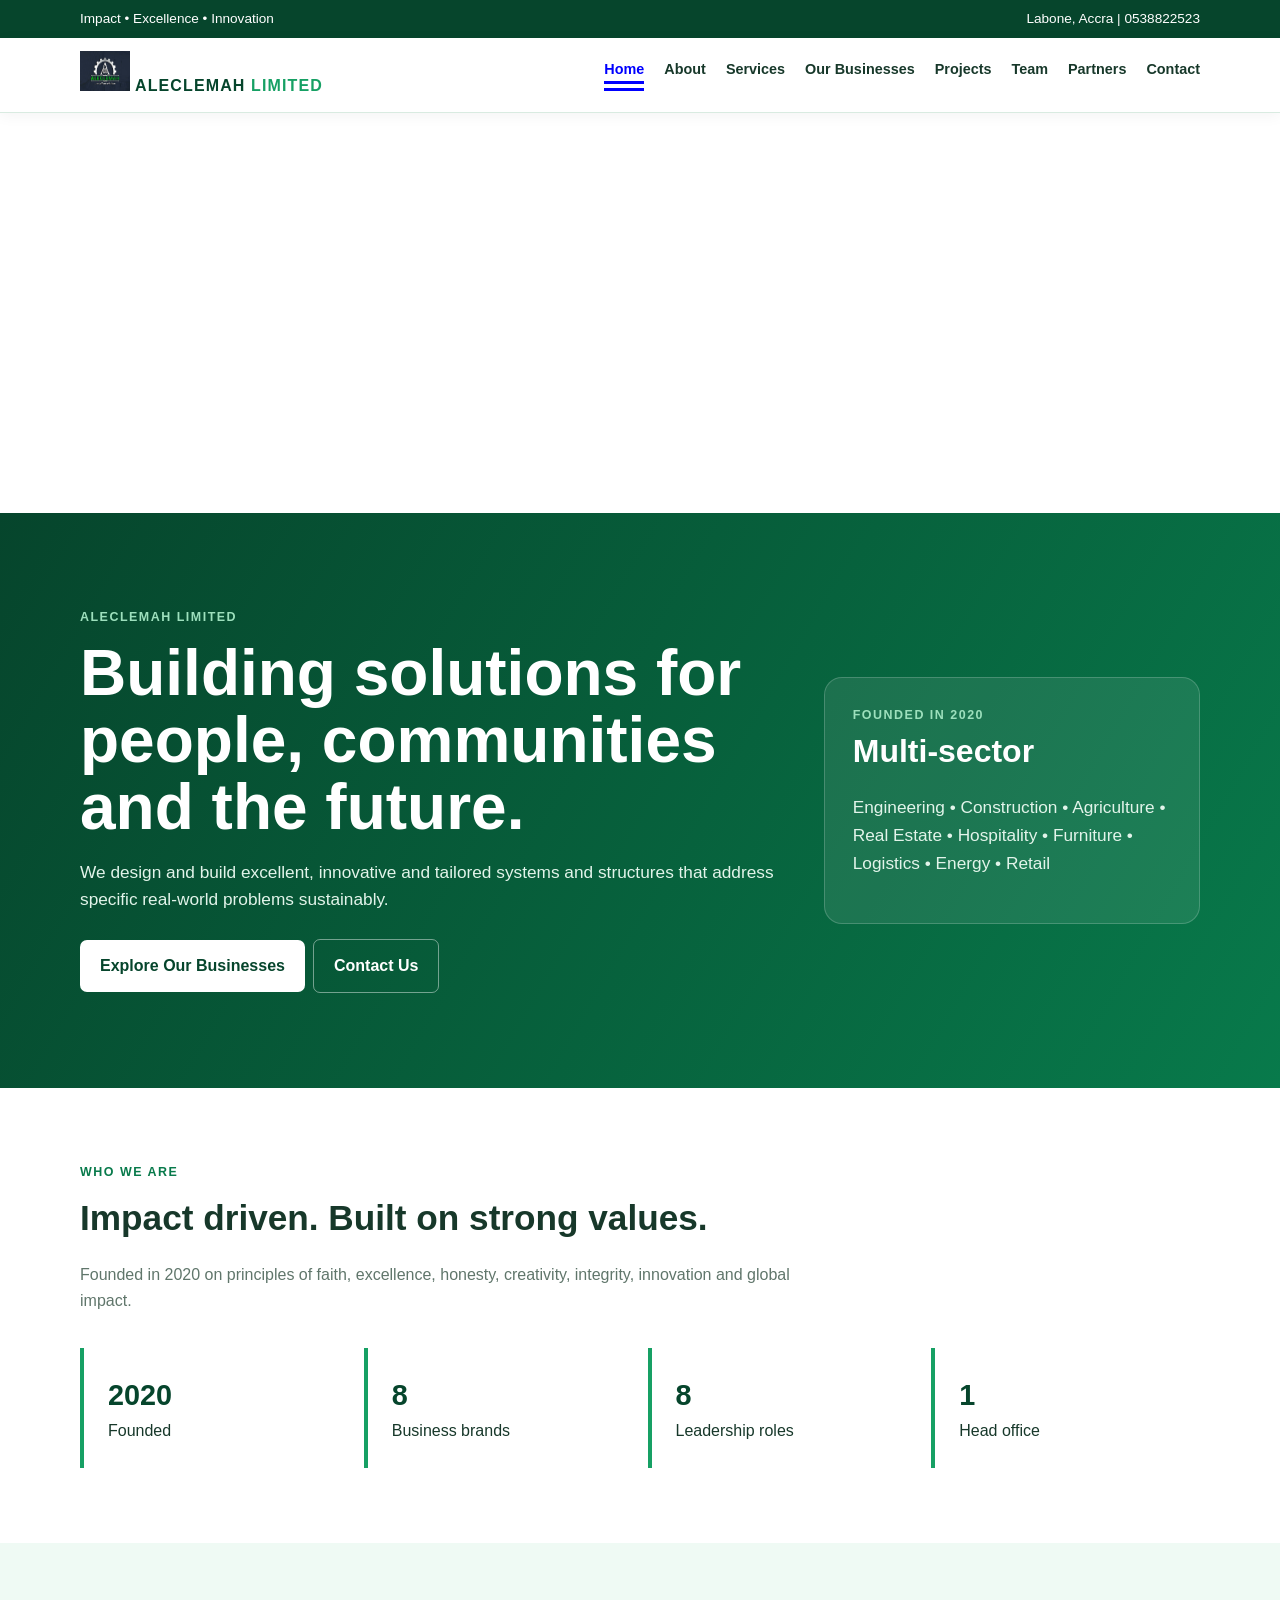
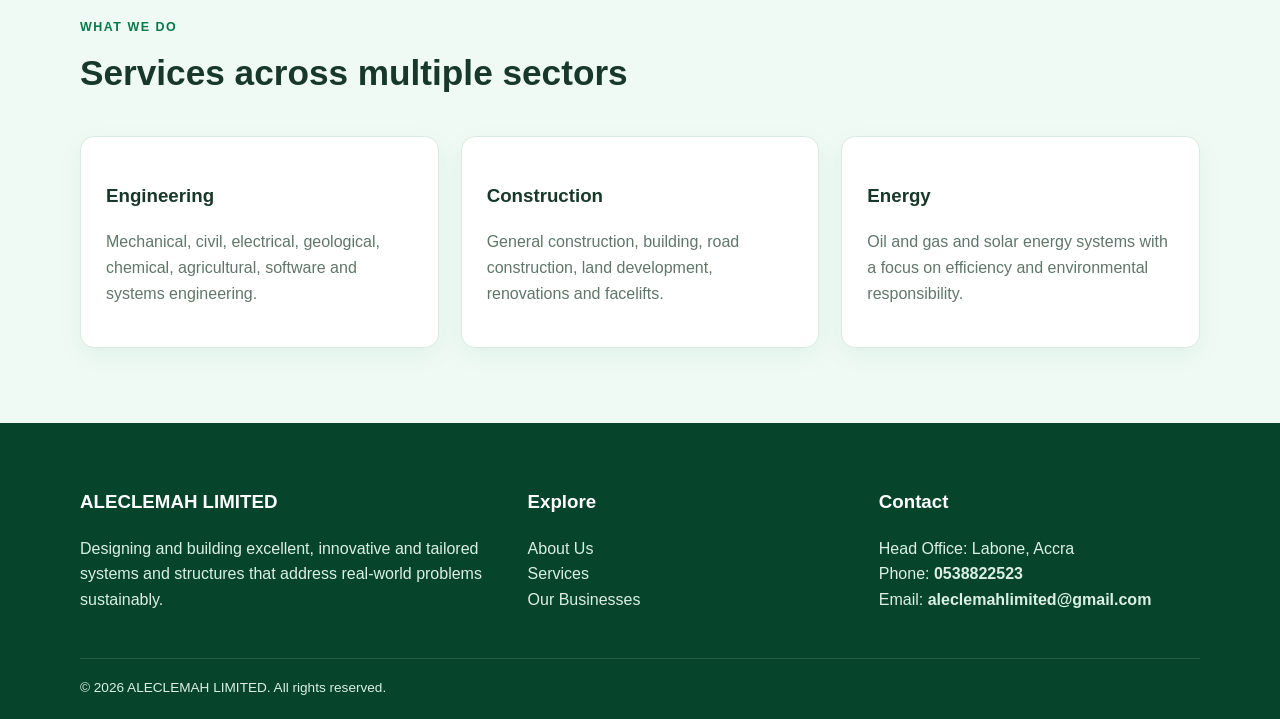
<file: index.html>
<!doctype html><html><head><meta charset="utf-8"><meta name="viewport" content="width=device-width,initial-scale=1"><title>Home | ALECLEMAH LIMITED</title><link rel="stylesheet" href="style.css"></head><body><div class="top"><div class="container"><span>Impact • Excellence • Innovation</span><span>Labone, Accra | 0538822523</span></div></div>
<header><div class="container nav">
    <a class="logo" href="index.html"> <img src="assets/logo.jpg" alt="Aleclemah" width="50px" height="40px"> ALECLEMAH <span>LIMITED</span></a><button class="menu">☰</button>
    <nav class="navlinks">
        <a  style="color: blue; border-bottom: 10px double;" href="index.html">Home</a>
        <a href="about.html">About</a>
        <a href="services.html">Services</a>
        <a href="businesses.html">Our Businesses</a>
        <a href="projects.html">Projects</a>
        <a href="team.html">Team</a>
        <a href="partnerships.html">Partners</a>
        <a href="contact.html">Contact</a>
    </nav></div>
</header>

<div class="video-slider">

    <video class="slide-video active"
           src="assets/Video1.mp4"
           autoplay
           muted
           playsinline></video>

    <video class="slide-video"
           src="assets/Video2.mp4"
           muted
           playsinline></video>

</div>

<main>
<section class="hero">
<div class="container hero-grid">
<div>
<div class="eyebrow">ALECLEMAH LIMITED</div><h1>Building solutions for people, communities and the future.</h1><p>We design and build excellent, innovative and tailored systems and structures that address specific real-world problems sustainably.</p><a class="btn primary" href="businesses.html">Explore Our Businesses</a><a class="btn outline" href="contact.html">Contact Us</a></div><div class="hero-card"><div class="eyebrow">Founded in 2020</div><strong>Multi-sector</strong><p>Engineering • Construction • Agriculture • Real Estate • Hospitality • Furniture • Logistics • Energy • Retail</p></div></div></section><section><div class="container"><div class="section-head"><div class="kicker">Who We Are</div><h2>Impact driven. Built on strong values.</h2><p>Founded in 2020 on principles of faith, excellence, honesty, creativity, integrity, innovation and global impact.</p></div><div class="stats"><div class="stat"><b>2020</b>Founded</div><div class="stat"><b>8</b>Business brands</div><div class="stat"><b>8</b>Leadership roles</div><div class="stat"><b>1</b>Head office</div></div></div></section><section class="band"><div class="container"><div class="section-head"><div class="kicker">What We Do</div><h2>Services across multiple sectors</h2></div><div class="grid"><div class="card"><h3>Engineering</h3><p>Mechanical, civil, electrical, geological, chemical, agricultural, software and systems engineering.</p></div><div class="card"><h3>Construction</h3><p>General construction, building, road construction, land development, renovations and facelifts.</p></div><div class="card"><h3>Energy</h3><p>Oil and gas and solar energy systems with a focus on efficiency and environmental responsibility.</p></div></div></div></section></main><footer><div class="container footer-grid"><div><h3>ALECLEMAH LIMITED</h3><p>Designing and building excellent, innovative and tailored systems and structures that address real-world problems sustainably.</p></div><div><h3>Explore</h3><p><a href="about.html">About Us</a><br><a href="services.html">Services</a><br><a href="businesses.html">Our Businesses</a></p></div>
    <div><h3>Contact</h3>
        <p>Head Office: Labone, Accra<br>Phone: 
                        <a style="color:var(--white);font-weight:800" href="tel:0538822523">0538822523</a>
                    <br>Email:
                     <a style="color:var(--white);font-weight:800" href="mailto:aleclemahlimited@gmail.com">aleclemahlimited@gmail.com</a>
                    </p> </div>
                </div>
    <div class="container footer-bottom">© <span data-year></span> ALECLEMAH LIMITED. All rights reserved.</div></footer>
<script src="script.js"></script></body></html>
</file>
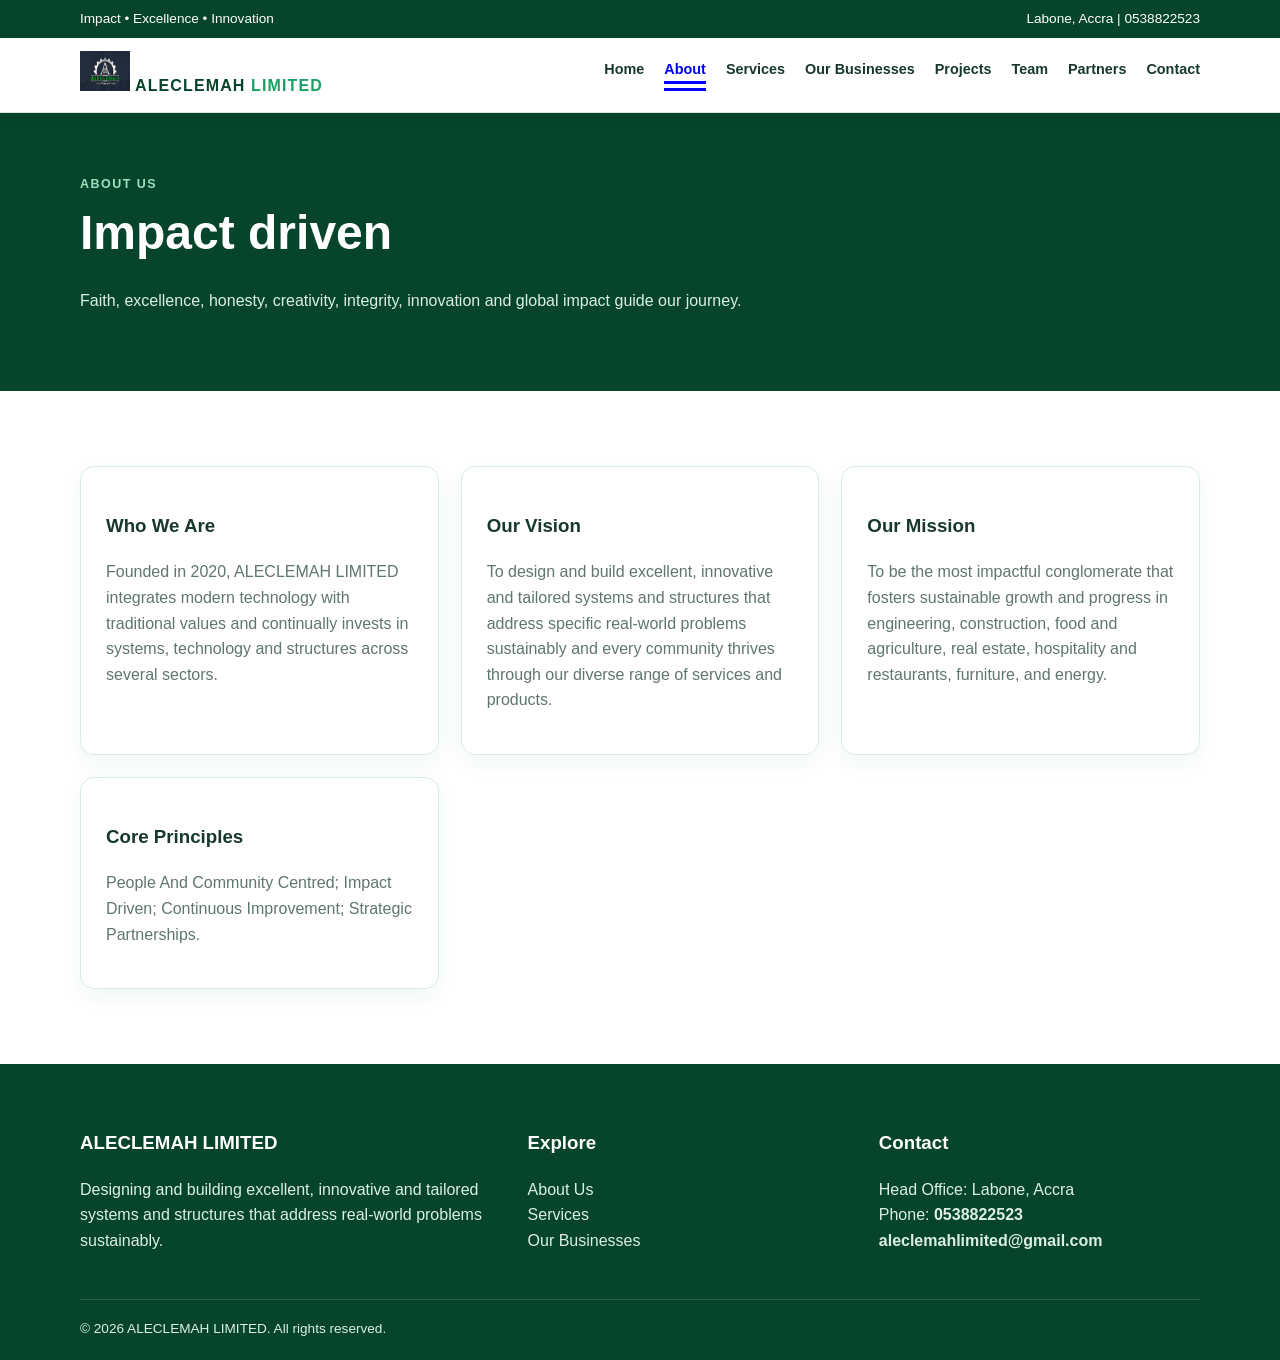
<file: about.html>
<!doctype html><html><head><meta charset="utf-8"><meta name="viewport" content="width=device-width,initial-scale=1"><title>About Us | ALECLEMAH LIMITED</title><link rel="stylesheet" href="style.css"></head><body><div class="top"><div class="container"><span>Impact • Excellence • Innovation</span><span>Labone, Accra | 0538822523</span></div></div>
<header><div class="container nav"><a class="logo" href="index.html"> <img src="assets/logo.jpg" alt="Aleclemah" width="50px" height="40px"> ALECLEMAH <span>LIMITED</span></a><button class="menu">☰</button>
    <nav class="navlinks">
        <a href="index.html">Home</a>
        <a  style="color: blue; border-bottom: 10px double;" href="about.html">About</a>
        <a href="services.html">Services</a><a href="businesses.html">Our Businesses</a><a href="projects.html">Projects</a><a href="team.html">Team</a><a href="partnerships.html">Partners</a><a href="contact.html">Contact</a></nav></div>
</header><main><section class="page-hero"><div class="container"><div class="eyebrow">ABOUT US</div><h1>Impact driven</h1><p>Faith, excellence, honesty, creativity, integrity, innovation and global impact guide our journey.</p></div></section><section><div class="container"><div class="grid"><div class="card"><h3>Who We Are</h3><p>Founded in 2020, ALECLEMAH LIMITED integrates modern technology with traditional values and continually invests in systems, technology and structures across several sectors.</p></div>
<div class="card"><h3>Our Vision</h3><p>To design and build excellent, innovative and tailored systems and structures that address specific real-world problems sustainably and every community thrives through our diverse range of services and products.</p></div>
<div class="card"><h3>Our Mission</h3><p>To be the most impactful conglomerate that fosters sustainable growth and progress in engineering, construction, food and agriculture, real estate, hospitality and restaurants, furniture, and energy.</p></div>
<div class="card"><h3>Core Principles</h3><p>People And Community Centred; Impact Driven; Continuous Improvement; Strategic Partnerships.</p></div></div></div></section>
</main><footer><div class="container footer-grid"><div>
    <h3>ALECLEMAH LIMITED</h3>
    <p>Designing and building excellent, innovative and tailored systems and structures that address real-world problems sustainably.</p>
</div>
<div>
    <h3>Explore</h3>
    <p>
        <a href="about.html">About Us</a>
        <br>
        <a href="services.html">Services</a>
        <br>
        <a href="businesses.html">Our Businesses</a>
    </p>
</div>
<div>
    <h3>Contact</h3>
    <p>
        Head Office: Labone, Accra<br>
        Phone:  <a style="color:var(--white);font-weight:800" href="tel:0538822523">0538822523</a> <br>
        <a style="color:var(--whie);font-weight:800" href="mailto:aleclemahlimited@gmail.com">aleclemahlimited@gmail.com</a>
    </p>
</div>
</div>
<div class="container footer-bottom">© <span data-year></span> ALECLEMAH LIMITED. All rights reserved.</div>
</footer>
<script src="script.js"></script>
</body>
</html>
</file>
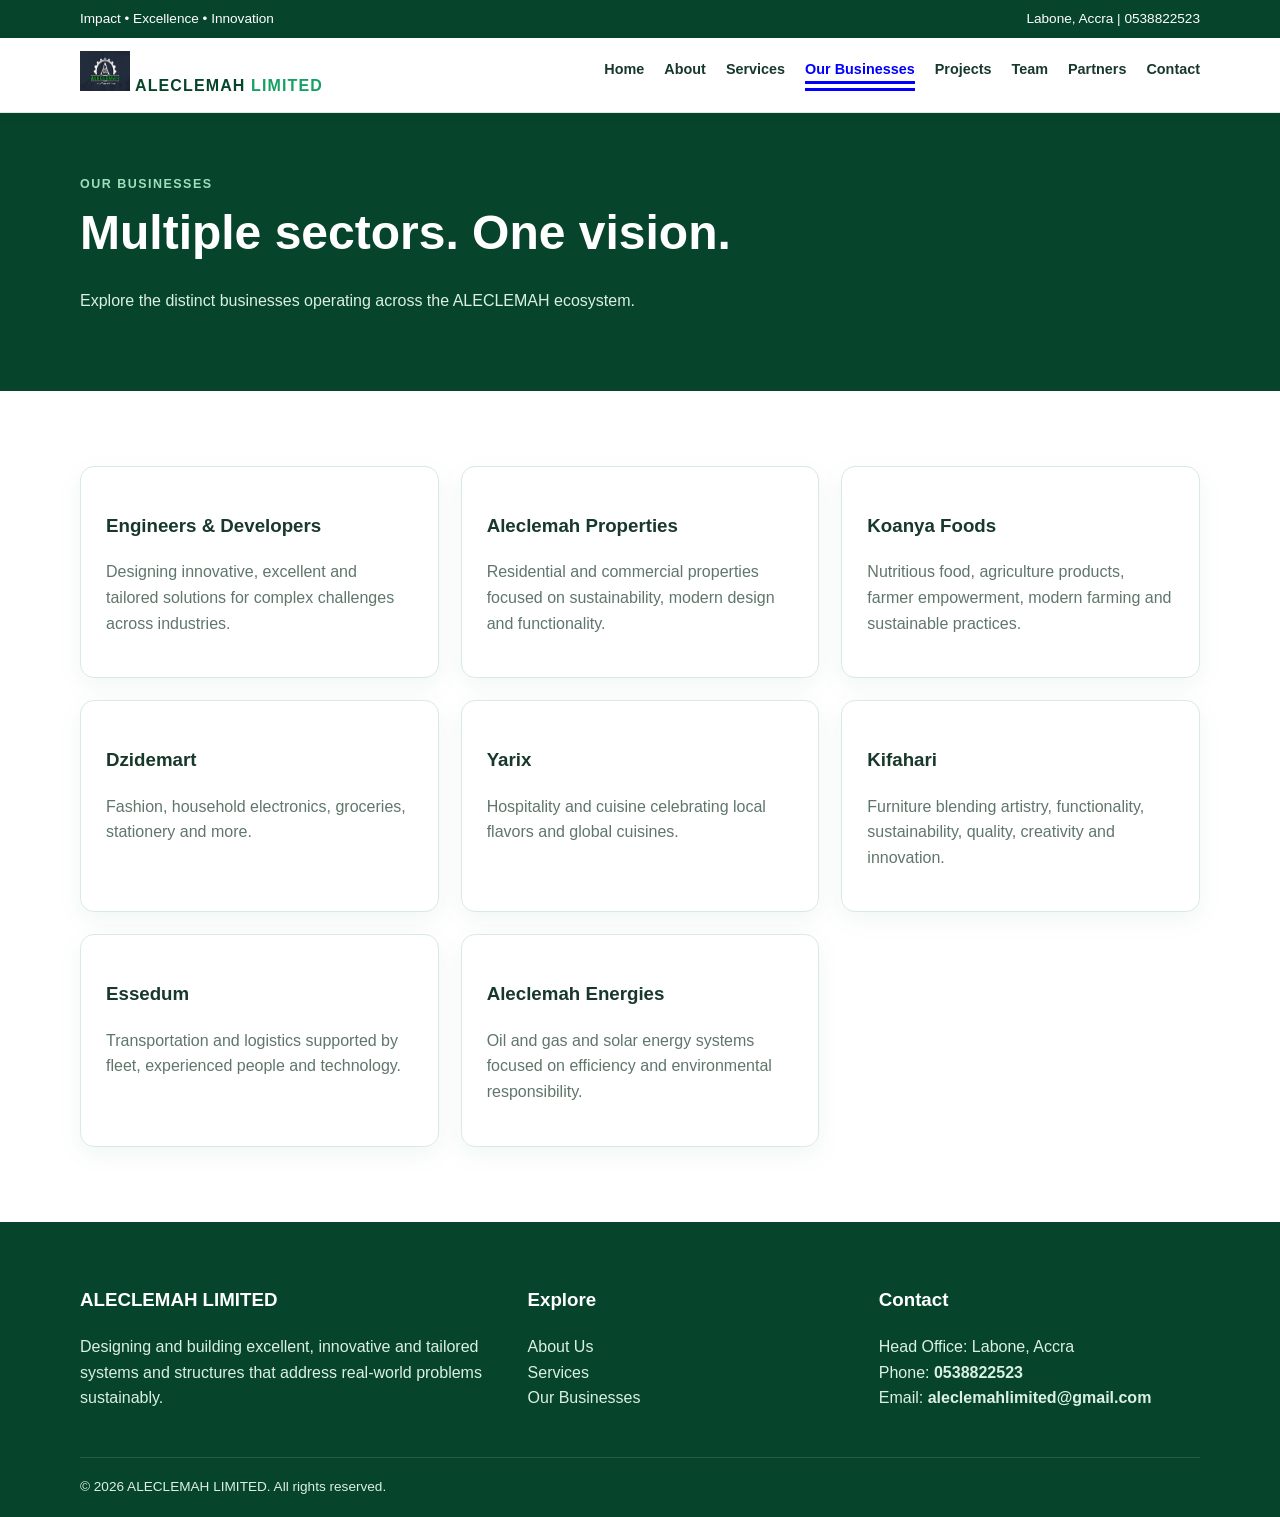
<file: businesses.html>
<!doctype html><html><head><meta charset="utf-8"><meta name="viewport" content="width=device-width,initial-scale=1"><title>Our Businesses | ALECLEMAH LIMITED</title><link rel="stylesheet" href="style.css"></head><body><div class="top"><div class="container"><span>Impact • Excellence • Innovation</span><span>Labone, Accra | 0538822523</span></div></div>
<header><div class="container nav"><a class="logo" href="index.html"> <img src="assets/logo.jpg" alt="Aleclemah" width="50px" height="40px"> ALECLEMAH <span>LIMITED</span></a><button class="menu">☰</button>
    <nav class="navlinks">
        <a href="index.html">Home</a>
        <a href="about.html">About</a>
        <a href="services.html">Services</a>
        <a  style="color: blue; border-bottom: 10px double;" href="businesses.html">Our Businesses</a>
        <a  href="projects.html">Projects</a>
        <a href="team.html">Team</a>
        <a href="partnerships.html">Partners</a>
        <a href="contact.html">Contact</a>
    </nav>
</div></header><main><section class="page-hero"><div class="container"><div class="eyebrow">OUR BUSINESSES</div><h1>Multiple sectors. One vision.</h1><p>Explore the distinct businesses operating across the ALECLEMAH ecosystem.</p></div></section>
    <section><div class="container"><div class="grid"><div class="card"><h3>Engineers & Developers</h3><p>Designing innovative, excellent and tailored solutions for complex challenges across industries.</p></div><div class="card"><h3>Aleclemah Properties</h3><p>Residential and commercial properties focused on sustainability, modern design and functionality.</p></div><div class="card"><h3>Koanya Foods</h3><p>Nutritious food, agriculture products, farmer empowerment, modern farming and sustainable practices.</p></div><div class="card"><h3>Dzidemart</h3><p>Fashion, household electronics, groceries, stationery and more.</p></div><div class="card"><h3>Yarix</h3><p>Hospitality and cuisine celebrating local flavors and global cuisines.</p></div><div class="card"><h3>Kifahari</h3><p>Furniture blending artistry, functionality, sustainability, quality, creativity and innovation.</p></div><div class="card"><h3>Essedum</h3><p>Transportation and logistics supported by fleet, experienced people and technology.</p></div>
        <div class="card"><h3>Aleclemah Energies</h3><p>Oil and gas and solar energy systems focused on efficiency and environmental responsibility.</p></div></div></div></section></main>
        <footer>
            <div class="container footer-grid">
                <div>
                    <h3>ALECLEMAH LIMITED</h3>
                    <p>Designing and building excellent, innovative and tailored systems and structures that address real-world problems sustainably.</p>
                </div>
                <div>
                    <h3>Explore</h3>
                    <p><a href="about.html">About Us</a>
                        <br>
                        <a href="services.html">Services</a>
                        <br>
                        <a href="businesses.html">Our Businesses</a>
                    </p>
                </div>
                <div>
                    <h3>Contact</h3>
                    <p>Head Office: Labone, Accra<br>Phone:  <a style="color:var(--white);font-weight:800" href="tel:0538822523">0538822523</a>
                    <br>Email:
                     <a style="color:var(--white);font-weight:800" href="mailto:aleclemahlimited@gmail.com">aleclemahlimited@gmail.com</a>
                    </p>
                </div>
                </div>
                    <div class="container footer-bottom">© <span data-year></span> ALECLEMAH LIMITED. All rights reserved.</div></footer><script src="script.js"></script></body></html>
</file>
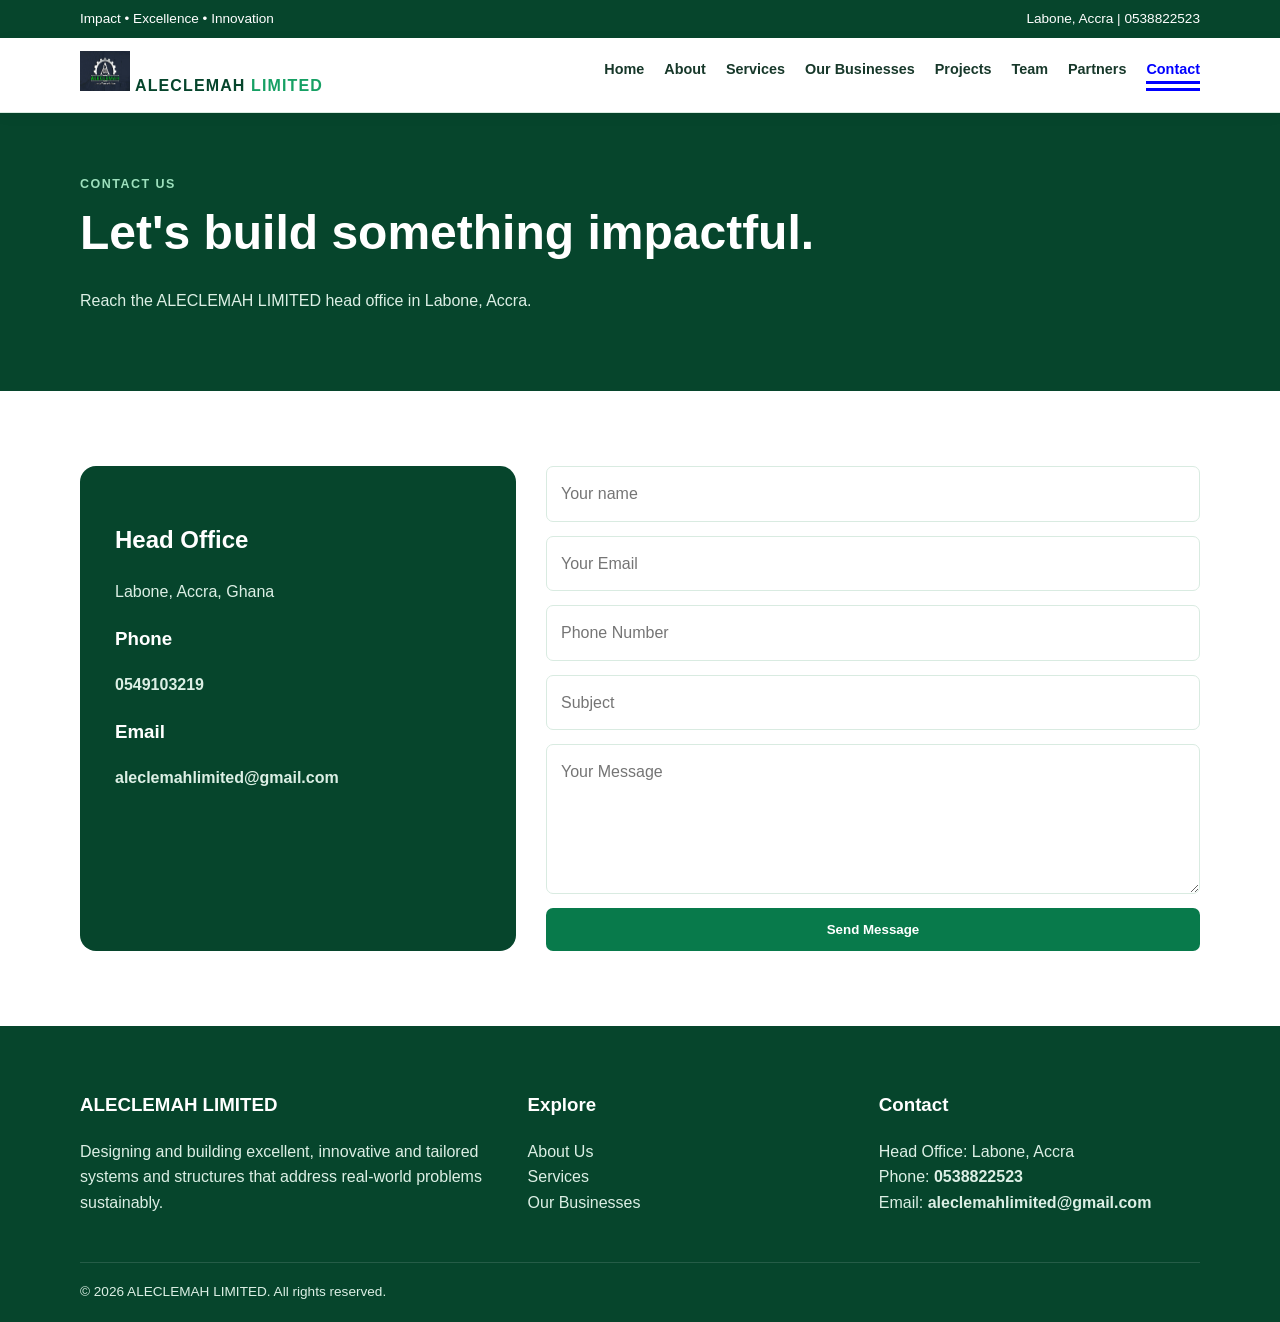
<file: contact.html>
<!doctype html><html><head><meta charset="utf-8"><meta name="viewport" content="width=device-width,initial-scale=1"><title>Contact | ALECLEMAH LIMITED</title><link rel="stylesheet" href="style.css"></head><body><div class="top"><div class="container"><span>Impact • Excellence • Innovation</span><span>Labone, Accra | 0538822523</span></div></div>
<header><div class="container nav">
    <a class="logo" href="index.html"> <img src="assets/logo.jpg" alt="Aleclemah" width="50px" height="40px"> ALECLEMAH <span>LIMITED</span></a>
    <button class="menu">☰</button>
    <nav class="navlinks"><a href="index.html">Home</a>
        <a href="about.html">About</a>
        <a href="services.html">Services</a>
        <a href="businesses.html">Our Businesses</a>
        <a href="projects.html">Projects</a>
        <a href="team.html">Team</a>
        <a href="partnerships.html">Partners</a>
        <a  style="color: blue; border-bottom: 10px double;" href="contact.html">Contact</a>
    </nav></div></header>
    <main><section class="page-hero">
        <div class="container">
            <div class="eyebrow">CONTACT US</div>
            <h1>Let's build something impactful.</h1>
            <p>Reach the ALECLEMAH LIMITED head office in Labone, Accra.</p>
        </div>
        </section>
        <section>
            <div class="container contact">
                <div class="contactbox">
                    <h2>Head Office</h2>
                    <p>Labone, Accra, Ghana</p>
                    <h3>Phone</h3>
                    <p>
                        <a style="color:var(--white);font-weight:800" href="tel:0549103219">0549103219</a>
                    </p>
                    <h3>Email</h3>
                    <p>
                        <a style="color:var(--white);font-weight:800" href="mailto:aleclemahlimited@gmail.com">aleclemahlimited@gmail.com</a>
                    </p>
                </div>
    <form action="https://formspree.io/f/meajvzvy" method="POST">
        <input required type "text" placeholder="Your name" name="name">
        <input required type="email" placeholder="Your Email" name="Email">
        <input placeholder="Phone Number">
        <input placeholder="Subject">
        <textarea required placeholder="Your Message"></textarea>
        <button class="submit">Send Message</button>
    </form>
</div>
</section>
</main>
<footer>
    <div class="container footer-grid">
        <div>
            <h3>ALECLEMAH LIMITED</h3>
            <p>Designing and building excellent, innovative and tailored systems and structures that address real-world problems sustainably.</p>
        </div>
        <div>
            <h3>Explore</h3>
            <p>
                <a href="about.html">About Us</a>
                <br>
                <a href="services.html">Services</a>
                <br>
                <a href="businesses.html">Our Businesses</a>
            </p>
        </div>
        <div>
            <h3>Contact</h3>
            <p>Head Office: Labone, Accra<br>Phone:  <a style="color:var(--white);font-weight:800" href="tel:0538822523">0538822523</a>
                    <br>Email:
                     <a style="color:var(--white);font-weight:800" href="mailto:aleclemahlimited@gmail.com">aleclemahlimited@gmail.com</a>
                    </p>
        </div>
    </div>
    <div class="container footer-bottom">© <span data-year></span> ALECLEMAH LIMITED. All rights reserved.</div>
</footer>
<script src="script.js"></script>
</body>
</html>
</file>
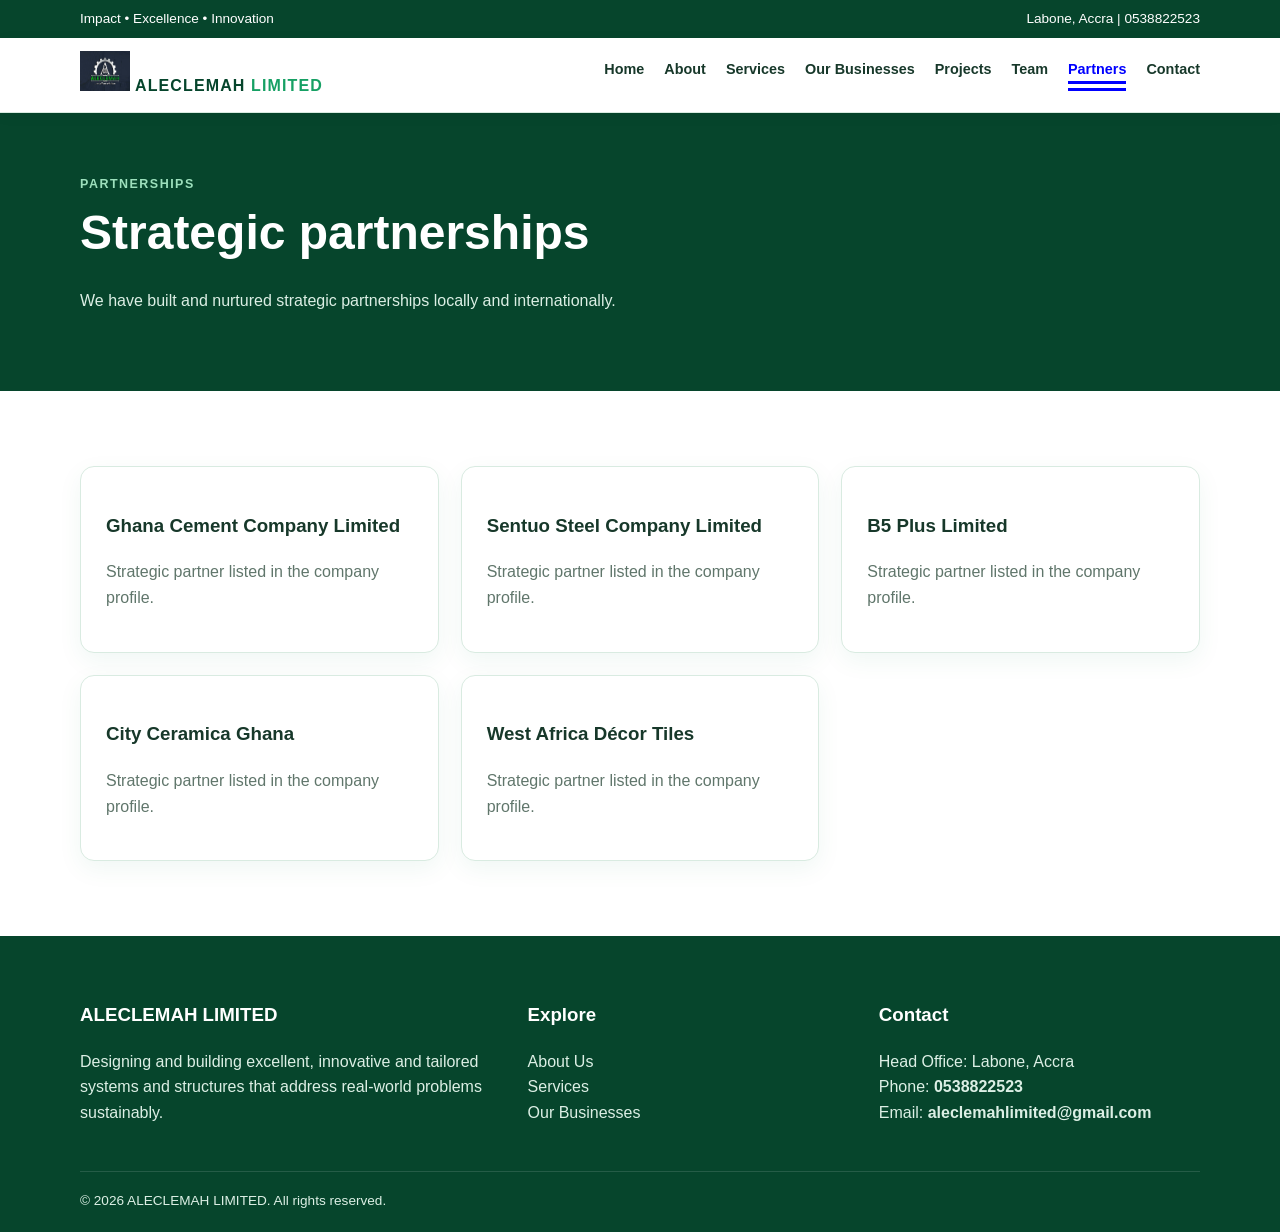
<file: partnerships.html>
<!doctype html><html><head><meta charset="utf-8"><meta name="viewport" content="width=device-width,initial-scale=1"><title>Partnerships | ALECLEMAH LIMITED</title><link rel="stylesheet" href="style.css"></head><body><div class="top"><div class="container"><span>Impact • Excellence • Innovation</span><span>Labone, Accra | 0538822523</span></div></div>
<header><div class="container nav"><a class="logo" href="index.html"> <img src="assets/logo.jpg" alt="Aleclemah" width="50px" height="40px"> ALECLEMAH <span>LIMITED</span></a><button class="menu">☰</button>
    <nav class="navlinks">
        <a href="index.html">Home</a>
        <a href="about.html">About</a>
        <a href="services.html">Services</a>
        <a href="businesses.html">Our Businesses</a>
        <a href="projects.html">Projects</a>
        <a href="team.html">Team</a>
        <a  style="color: blue; border-bottom: 10px double;" href="partnerships.html">Partners</a>
        <a href="contact.html">Contact</a>
    </nav>
</div></header><main><section class="page-hero"><div class="container"><div class="eyebrow">PARTNERSHIPS</div><h1>Strategic partnerships</h1><p>We have built and nurtured strategic partnerships locally and internationally.</p></div></section><section><div class="container"><div class="grid"><div class="card"><h3>Ghana Cement Company Limited</h3><p>Strategic partner listed in the company profile.</p></div><div class="card"><h3>Sentuo Steel Company Limited</h3><p>Strategic partner listed in the company profile.</p></div><div class="card"><h3>B5 Plus Limited</h3><p>Strategic partner listed in the company profile.</p></div><div class="card"><h3>City Ceramica Ghana</h3><p>Strategic partner listed in the company profile.</p></div><div class="card"><h3>West Africa Décor Tiles</h3><p>Strategic partner listed in the company profile.</p></div></div></div></section></main>
<footer>
    <div class="container footer-grid">
        <div>
            <h3>ALECLEMAH LIMITED</h3>
            <p>Designing and building excellent, innovative and tailored systems and structures that address real-world problems sustainably.</p>
        </div>
        <div>
            <h3>Explore</h3>
            <p>
                <a href="about.html">About Us</a>
                <br>
                <a href="services.html">Services</a>
                <br>
                <a href="businesses.html">Our Businesses</a>
            </p>
        </div>
        <div>
            <h3>Contact</h3>
            <p>Head Office: Labone, Accra<br>Phone:  <a style="color:var(--white);font-weight:800" href="tel:0538822523">0538822523</a>
                    <br>Email:
                     <a style="color:var(--white);font-weight:800" href="mailto:aleclemahlimited@gmail.com">aleclemahlimited@gmail.com</a>
                    </p>
        </div>
    </div>
    <div class="container footer-bottom">© <span data-year></span> ALECLEMAH LIMITED. All rights reserved.</div>
</footer>
<script src="script.js"></script>
</body>
</html>
</file>
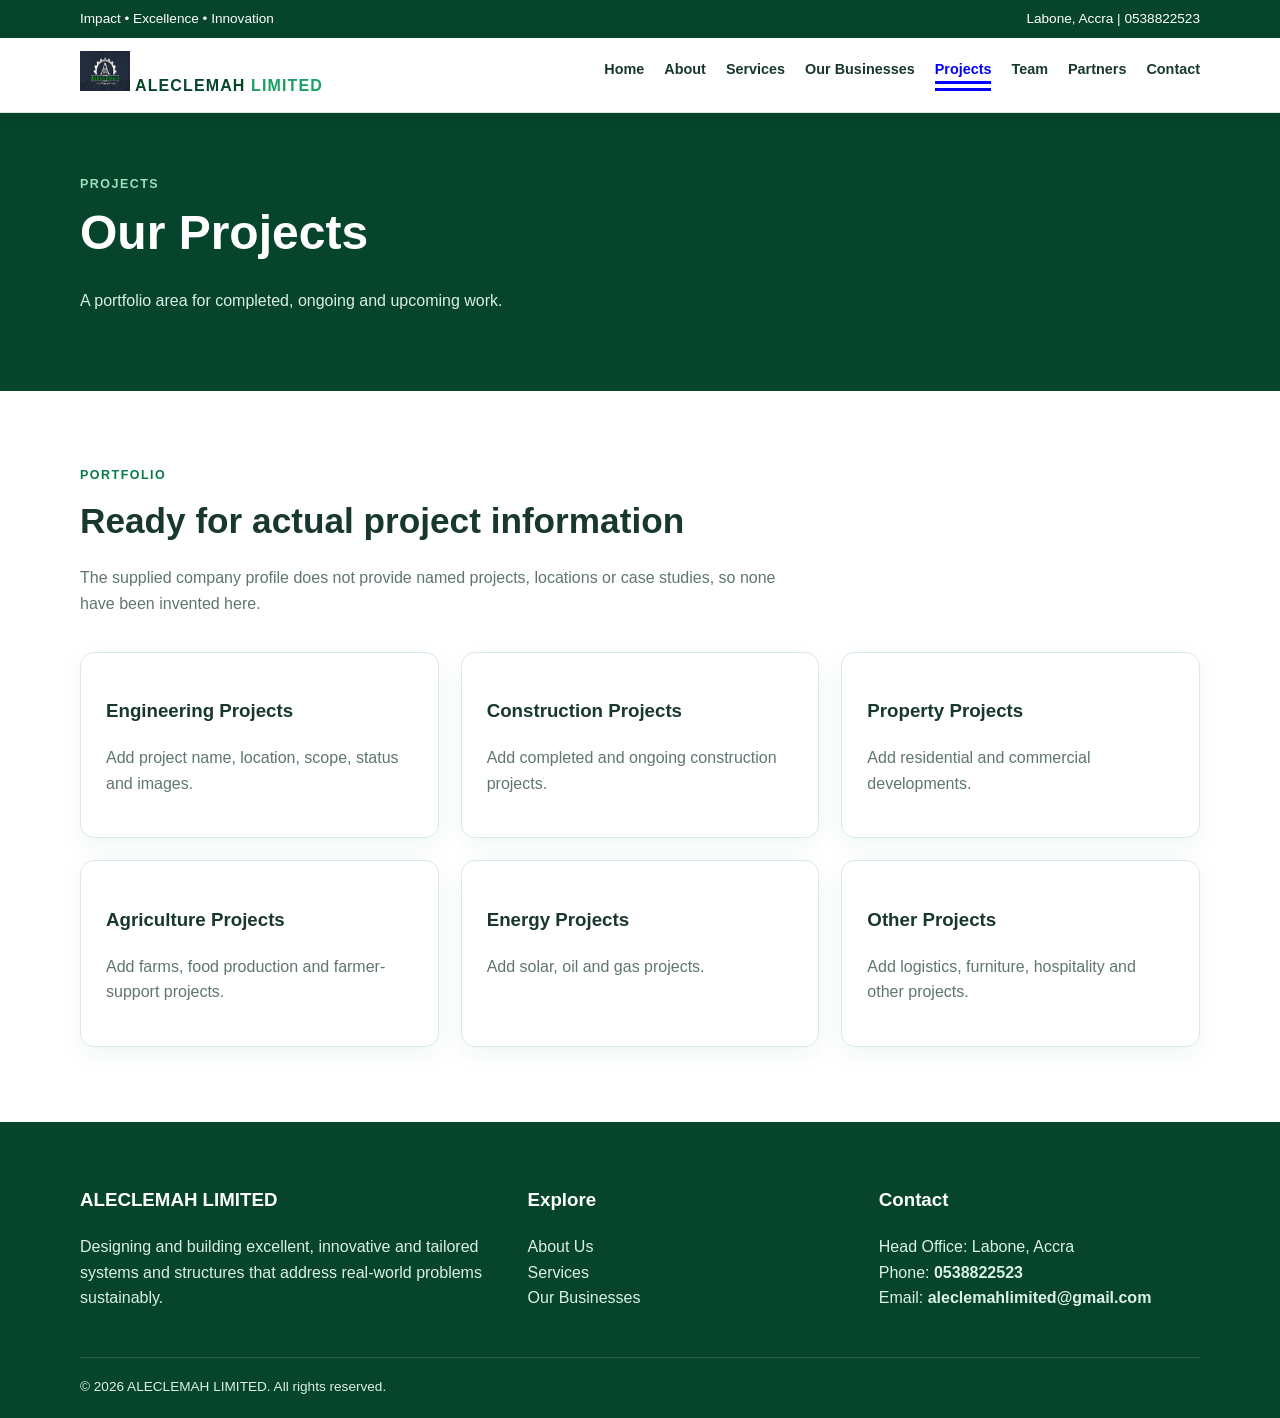
<file: projects.html>
<!doctype html><html><head><meta charset="utf-8"><meta name="viewport" content="width=device-width,initial-scale=1"><title>Projects | ALECLEMAH LIMITED</title><link rel="stylesheet" href="style.css"></head><body><div class="top"><div class="container"><span>Impact • Excellence • Innovation</span><span>Labone, Accra | 0538822523</span></div></div>
<header><div class="container nav"><a class="logo" href="index.html"> <img src="assets/logo.jpg" alt="Aleclemah" width="50px" height="40px"> ALECLEMAH <span>LIMITED</span></a><button class="menu">☰</button>
    <nav class="navlinks">
        <a href="index.html">Home</a>
        <a href="about.html">About</a>
        <a href="services.html">Services</a>
        <a href="businesses.html">Our Businesses</a>
        <a  style="color: blue; border-bottom: 10px double;" href="projects.html">Projects</a>
        <a href="team.html">Team</a>
        <a href="partnerships.html">Partners</a>
        <a href="contact.html">Contact</a>
    </nav>
</div></header><main><section class="page-hero"><div class="container"><div class="eyebrow">PROJECTS</div><h1>Our Projects</h1><p>A portfolio area for completed, ongoing and upcoming work.</p></div></section>
    <section><div class="container"><div class="section-head"><div class="kicker">Portfolio</div><h2>Ready for actual project information</h2><p>The supplied company profile does not provide named projects, locations or case studies, so none have been invented here.</p></div><div class="grid"><div class="card"><h3>Engineering Projects</h3><p>Add project name, location, scope, status and images.</p></div><div class="card"><h3>Construction Projects</h3><p>Add completed and ongoing construction projects.</p></div><div class="card"><h3>Property Projects</h3><p>Add residential and commercial developments.</p></div><div class="card"><h3>Agriculture Projects</h3><p>Add farms, food production and farmer-support projects.</p></div><div class="card"><h3>Energy Projects</h3><p>Add solar, oil and gas projects.</p></div><div class="card"><h3>Other Projects</h3><p>Add logistics, furniture, hospitality and other projects.</p></div></div></div></section></main>
    <footer>
        <div class="container footer-grid">
            <div>
                <h3>ALECLEMAH LIMITED</h3>
                <p>Designing and building excellent, innovative and tailored systems and structures that address real-world problems sustainably.</p>
            </div>
            <div>
                <h3>Explore</h3>
                <p>
                    <a href="about.html">About Us</a>
                    <br>
                    <a href="services.html">Services</a>
                    <br>
                    <a href="businesses.html">Our Businesses</a>
                </p>
            </div>
            <div>
                <h3>Contact</h3>
                <p>Head Office: Labone, Accra<br>Phone:  <a style="color:var(--white);font-weight:800" href="tel:0538822523">0538822523</a>
                    <br>Email:
                     <a style="color:var(--white);font-weight:800" href="mailto:aleclemahlimited@gmail.com">aleclemahlimited@gmail.com</a>
                    </p>
            </div>
        </div>
        <div class="container footer-bottom">© <span data-year></span> ALECLEMAH LIMITED. All rights reserved.</div>
    </footer>
    <script src="script.js"></script>
</body>
</html>
</file>
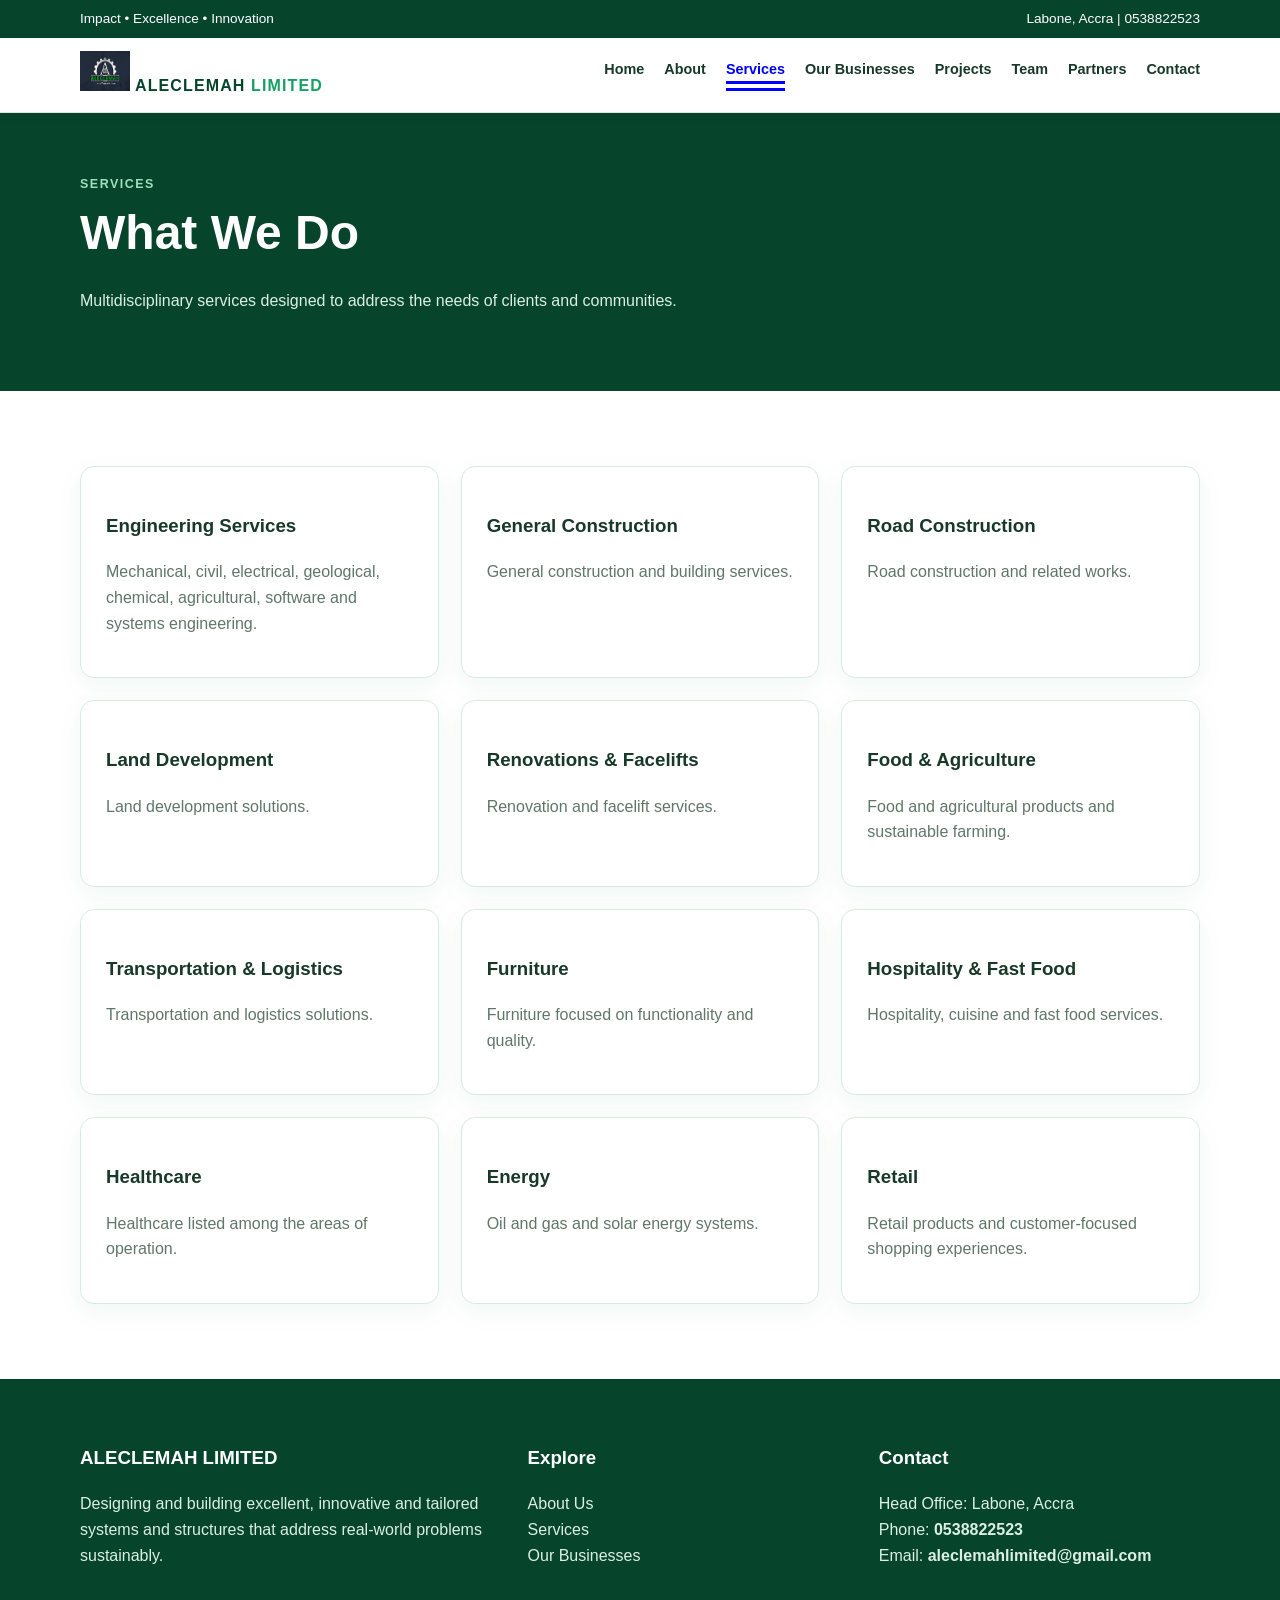
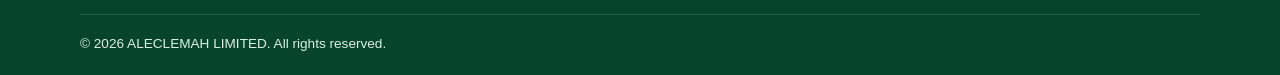
<file: services.html>
<!doctype html><html><head><meta charset="utf-8"><meta name="viewport" content="width=device-width,initial-scale=1"><title>Services | ALECLEMAH LIMITED</title><link rel="stylesheet" href="style.css"></head><body><div class="top"><div class="container"><span>Impact • Excellence • Innovation</span><span>Labone, Accra | 0538822523</span></div></div>
<header>
    <div class="container nav">
        <a class="logo" href="index.html"> <img src="assets/logo.jpg" alt="Aleclemah" width="50px" height="40px"> ALECLEMAH <span>LIMITED</span></a>
        <button class="menu">☰</button>
        <nav class="navlinks">
            <a href="index.html">Home</a>
            <a href="about.html">About</a>
            <a  style="color: blue; border-bottom: 10px double;" href="services.html">Services</a>
            <a href="businesses.html">Our Businesses</a>
            <a href="projects.html">Projects</a>
            <a href="team.html">Team</a>
            <a href="partnerships.html">Partners</a>
            <a href="contact.html">Contact</a>
        </nav>
    </div>
</header>
<main>
    <section class="page-hero">
        <div class="container">
            <div class="eyebrow">SERVICES</div>
            <h1>What We Do</h1>
            <p>Multidisciplinary services designed to address the needs of clients and communities.</p>
        </div>
    </section>
    <section>
        <div class="container">
            <div class="grid">
                <div class="card">
                    <h3>Engineering Services</h3>
                    <p>Mechanical, civil, electrical, geological, chemical, agricultural, software and systems engineering.</p>
                </div>
                <div class="card">
                    <h3>General Construction</h3>
                    <p>General construction and building services.</p>
                </div>
                <div class="card">
                    <h3>Road Construction</h3>
                    <p>Road construction and related works.</p>
                </div>
                <div class="card">
                    <h3>Land Development</h3>
                    <p>Land development solutions.</p>
                </div>
                <div class="card">
                    <h3>Renovations & Facelifts</h3>
                    <p>Renovation and facelift services.</p>
                </div>
                <div class="card">
                    <h3>Food & Agriculture</h3>
                    <p>Food and agricultural products and sustainable farming.</p>
                </div>
                <div class="card">
                    <h3>Transportation & Logistics</h3>
                    <p>Transportation and logistics solutions.</p>
                </div>
                <div class="card">
                    <h3>Furniture</h3>
                    <p>Furniture focused on functionality and quality.</p>
                </div>
                <div class="card">
                    <h3>Hospitality & Fast Food</h3>
                    <p>Hospitality, cuisine and fast food services.</p>
                </div>
                <div class="card">
                    <h3>Healthcare</h3>
                    <p>Healthcare listed among the areas of operation.</p>
                </div>
                <div class="card">
                    <h3>Energy</h3><p>Oil and gas and solar energy systems.</p></div><div class="card"><h3>Retail</h3><p>Retail products and customer-focused shopping experiences.</p></div></div></div></section></main><footer><div class="container footer-grid"><div><h3>ALECLEMAH LIMITED</h3><p>Designing and building excellent, innovative and tailored systems and structures that address real-world problems sustainably.</p></div><div><h3>Explore</h3><p><a href="about.html">About Us</a><br><a href="services.html">Services</a><br><a href="businesses.html">Our Businesses</a></p></div>
                        <div>
                            <h3>Contact</h3>
                            <p>Head Office: Labone, Accra<br>
                                Phone:  <a style="color:var(--white);font-weight:800" href="tel:0538822523">0538822523</a>
                    <br>Email:
                     <a style="color:var(--white);font-weight:800" href="mailto:aleclemahlimited@gmail.com">aleclemahlimited@gmail.com</a>
                    </p>
                </div>
                    
             </div>
                        <div class="container footer-bottom" > © <span data-year></span> ALECLEMAH LIMITED. All rights reserved.</div></footer>
                        <script src="script.js"></script></body></html>
</file>
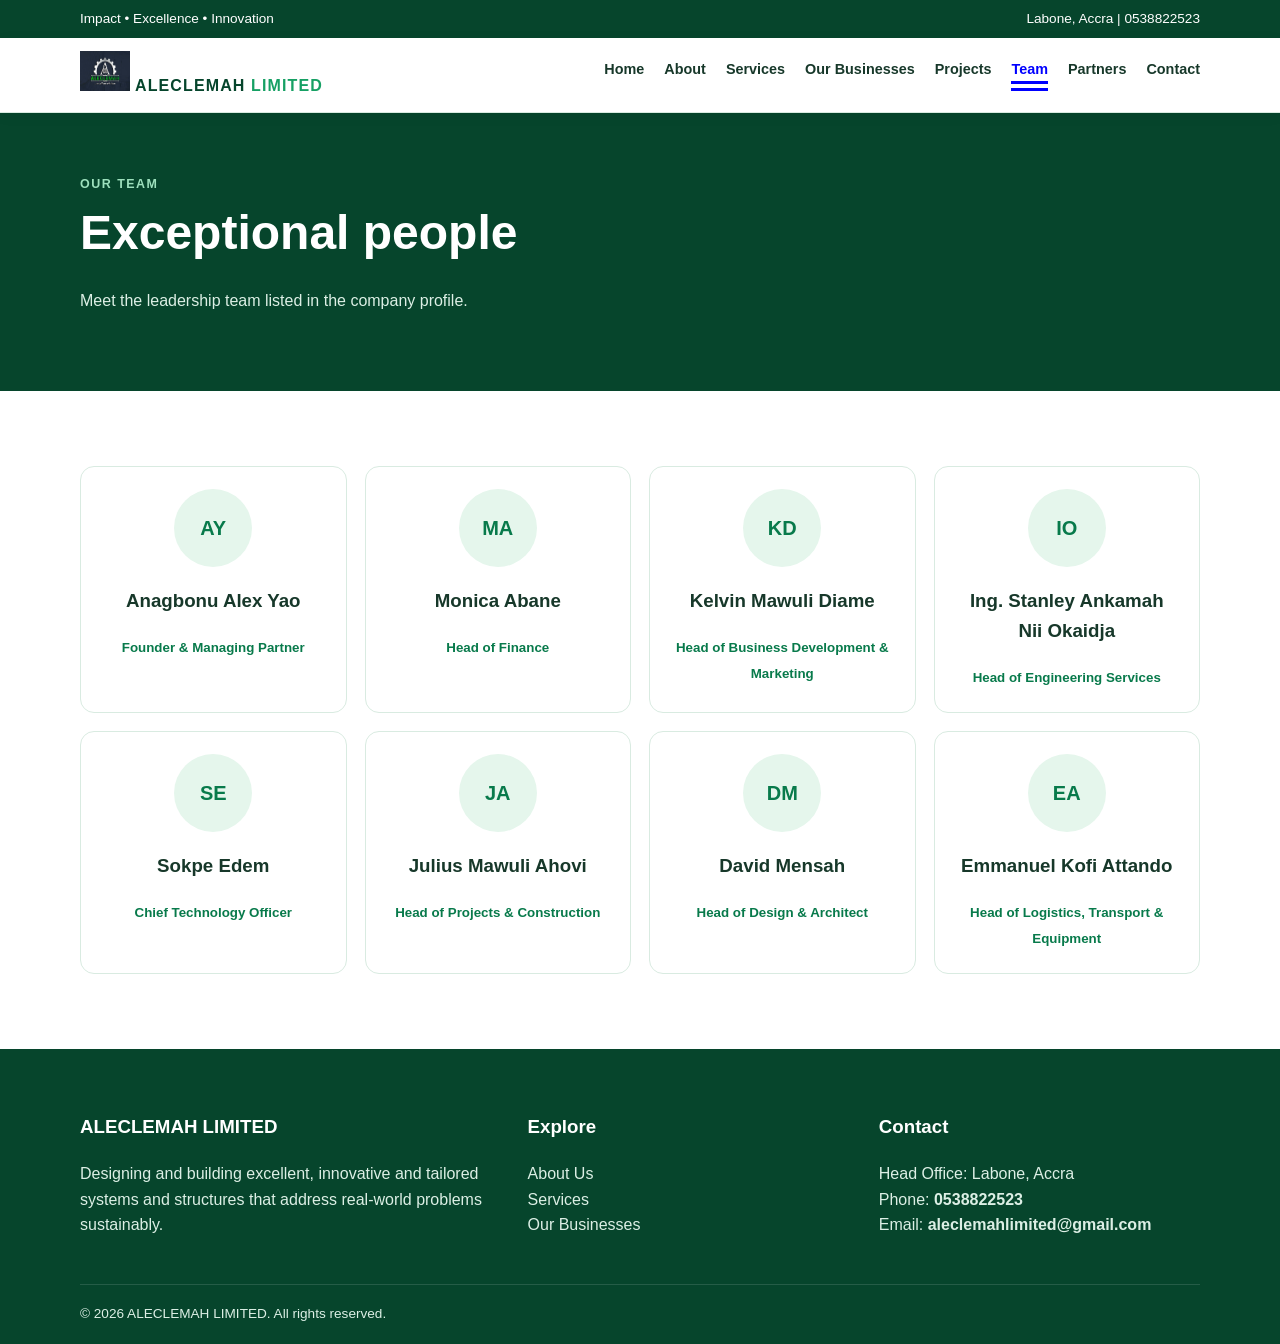
<file: team.html>
<!doctype html><html><head><meta charset="utf-8"><meta name="viewport" content="width=device-width,initial-scale=1"><title>Our Team | ALECLEMAH LIMITED</title><link rel="stylesheet" href="style.css"></head><body><div class="top"><div class="container"><span>Impact • Excellence • Innovation</span><span>Labone, Accra | 0538822523</span></div></div>
<header><div class="container nav"><a class="logo" href="index.html"> <img src="assets/logo.jpg" alt="Aleclemah" width="50px" height="40px"> ALECLEMAH <span>LIMITED</span></a><button class="menu">☰</button><nav class="navlinks"><a href="index.html">Home</a><a href="about.html">About</a><a href="services.html">Services</a><a href="businesses.html">Our Businesses</a><a href="projects.html">Projects</a>
    <a style="color: blue; border-bottom: 10px double;" href="team.html">Team</a>
    <a href="partnerships.html">Partners</a><a href="contact.html">Contact</a></nav></div></header><main><section class="page-hero"><div class="container"><div class="eyebrow">OUR TEAM</div><h1>Exceptional people</h1><p>Meet the leadership team listed in the company profile.</p></div></section><section><div class="container"><div class="team"><div class="person"><div class="avatar">AY</div><h3>Anagbonu Alex Yao</h3><small>Founder & Managing Partner</small></div><div class="person"><div class="avatar">MA</div><h3>Monica Abane</h3><small>Head of Finance</small></div><div class="person"><div class="avatar">KD</div><h3>Kelvin Mawuli Diame</h3><small>Head of Business Development & Marketing</small></div><div class="person"><div class="avatar">IO</div><h3>Ing. Stanley Ankamah Nii Okaidja</h3><small>Head of Engineering Services</small></div><div class="person"><div class="avatar">SE</div><h3>Sokpe Edem</h3><small>Chief Technology Officer</small></div><div class="person"><div class="avatar">JA</div><h3>Julius Mawuli Ahovi</h3><small>Head of Projects & Construction</small></div><div class="person"><div class="avatar">DM</div><h3>David Mensah</h3><small>Head of Design & Architect</small></div><div class="person"><div class="avatar">EA</div><h3>Emmanuel Kofi Attando</h3><small>Head of Logistics, Transport & Equipment</small></div></div></div></section></main>
<footer>
    <div class="container footer-grid">
        <div>
            <h3>ALECLEMAH LIMITED</h3>
            <p>Designing and building excellent, innovative and tailored systems and structures that address real-world problems sustainably.</p>
        </div>
        <div>
            <h3>Explore</h3>
            <p>
                <a href="about.html">About Us</a>
                <br>
                <a href="services.html">Services</a>
                <br>
                <a href="businesses.html">Our Businesses</a>
            </p>
        </div>
        <div>
            <h3>Contact</h3>
            <p>Head Office: Labone, Accra<br>Phone:  <a style="color:var(--white);font-weight:800" href="tel:0538822523">0538822523</a>
                    <br>Email:
                     <a style="color:var(--white);font-weight:800" href="mailto:aleclemahlimited@gmail.com">aleclemahlimited@gmail.com</a>
                    </p>
        </div>
    </div>
    <div class="container footer-bottom">© <span data-year></span> ALECLEMAH LIMITED. All rights reserved.</div>
</footer>
<script src="script.js"></script>
</body>
</html>
</file>
<file: style.css>
:root{--green:#087a4b;--green2:#16a064;--pale:#effaf4;--dark:#06452c;--text:#17382a;--muted:#60766b;--border:#d9ebe1}
*{box-sizing:border-box}body{margin:0;font-family:Arial,sans-serif;color:var(--text);line-height:1.6}a{text-decoration:none;color:inherit}
.container{width:min(1120px,92%);margin:auto}.top{background:var(--dark);color:white;font-size:.85rem}.top .container{display:flex;justify-content:space-between;padding:8px 0}
header{position:sticky;top:0;z-index:10;background:white;border-bottom:1px solid var(--border);box-shadow:0 3px 14px #0000000c}.nav{min-height:74px;display:flex;justify-content:space-between;align-items:center}.logo{font-weight:900;letter-spacing:.07em;color:var(--dark)}.logo span{color:var(--green2)}
.navlinks{display:flex;gap:20px}.navlinks a{font-weight:700;font-size:.9rem}.navlinks a:hover{color:var(--green2)}.menu{display:none;border:0;background:white;font-size:1.5rem}
.hero{background:linear-gradient(120deg,var(--dark),var(--green));color:white;padding:95px 0}.hero-grid{display:grid;grid-template-columns:1.3fr .7fr;gap:45px;align-items:center}.eyebrow,.kicker{color:#9de0bd;text-transform:uppercase;letter-spacing:.12em;font-weight:800;font-size:.78rem}.hero h1{font-size:clamp(2.3rem,5vw,4.2rem);line-height:1.05;margin:12px 0}.hero p{font-size:1.08rem;color:#e2f4ea}.btn{display:inline-block;padding:13px 20px;border-radius:7px;font-weight:800;margin:8px 8px 0 0}.btn.primary{background:white;color:var(--dark)}.btn.outline{border:1px solid #ffffff70;color:white}.hero-card{background:#ffffff16;border:1px solid #ffffff30;padding:28px;border-radius:18px}.hero-card strong{display:block;font-size:2rem}
section{padding:75px 0}.section-head{max-width:720px;margin-bottom:35px}.section-head h2{font-size:2.2rem;margin:7px 0}.section-head p,.card p{color:var(--muted)}
.kicker{color:var(--green)}.grid{display:grid;grid-template-columns:repeat(3,1fr);gap:22px}.card{border:1px solid var(--border);border-radius:14px;padding:25px;background:white;box-shadow:0 8px 24px #087a4b10}.icon,.avatar{background:#e5f6ec;color:var(--green);display:grid;place-items:center;font-weight:900}
.icon{width:44px;height:44px;border-radius:10px}.band{background:var(--pale)}.stats{display:grid;grid-template-columns:repeat(4,1fr);gap:15px}.stat{padding:24px;border-left:4px solid var(--green2);background:white}.stat b{display:block;font-size:1.8rem;color:var(--dark)}
.page-hero{background:var(--dark);color:white;padding:62px 0}.page-hero h1{font-size:3rem;margin:0}.page-hero p{color:#dcefe5;max-width:750px}.list{padding-left:20px}.tag{display:inline-block;padding:5px 10px;background:#e5f6ec;color:var(--green);border-radius:999px;font-size:.78rem;font-weight:700}
.team{display:grid;grid-template-columns:repeat(4,1fr);gap:18px}.person{border:1px solid var(--border);border-radius:14px;padding:22px;text-align:center}.avatar{width:78px;height:78px;border-radius:50%;margin:auto;font-size:1.25rem}.person small{color:var(--green);font-weight:700}
.contact{display:grid;grid-template-columns:.8fr 1.2fr;gap:30px}.contactbox{background:var(--dark);color:white;padding:35px;border-radius:16px}.contactbox p{color:#dcefe5}form{display:grid;gap:14px}input,textarea{width:100%;padding:14px;border:1px solid var(--border);border-radius:7px;font:inherit}textarea{min-height:150px}.submit{border:0;background:var(--green);color:white;padding:14px;border-radius:7px;font-weight:800}
footer{background:var(--dark);color:#dcefe5;padding:45px 0 20px}.footer-grid{display:grid;grid-template-columns:1.3fr 1fr 1fr;gap:30px}.footer-grid h3{color:white}.footer-bottom{border-top:1px solid #ffffff20;margin-top:30px;padding-top:18px;font-size:.85rem}
@media(max-width:850px){.navlinks{display:none;position:absolute;top:74px;left:0;right:0;background:white;flex-direction:column;padding:20px 4%;box-shadow:0 10px 20px #0001}.navlinks.show{display:flex}.menu{display:block}.hero-grid,.contact{grid-template-columns:1fr}.grid{grid-template-columns:1fr 1fr}.team{grid-template-columns:1fr 1fr}.stats{grid-template-columns:1fr 1fr}}
@media(max-width:520px){.grid,.team,.stats{grid-template-columns:1fr}.hero{padding:70px 0}.page-hero h1{font-size:2.3rem}}

.video-slider {
    position: relative;
    width: 100%;
    height: 400px;
    overflow: hidden;
}

.slide-video {
    position: absolute;
    width: 100%;
    height: 100%;
    object-fit: cover;
    opacity: 0;
    transition: opacity 0.5s ease;
}

.slide-video.active {
    opacity: 1;
}
</file>
